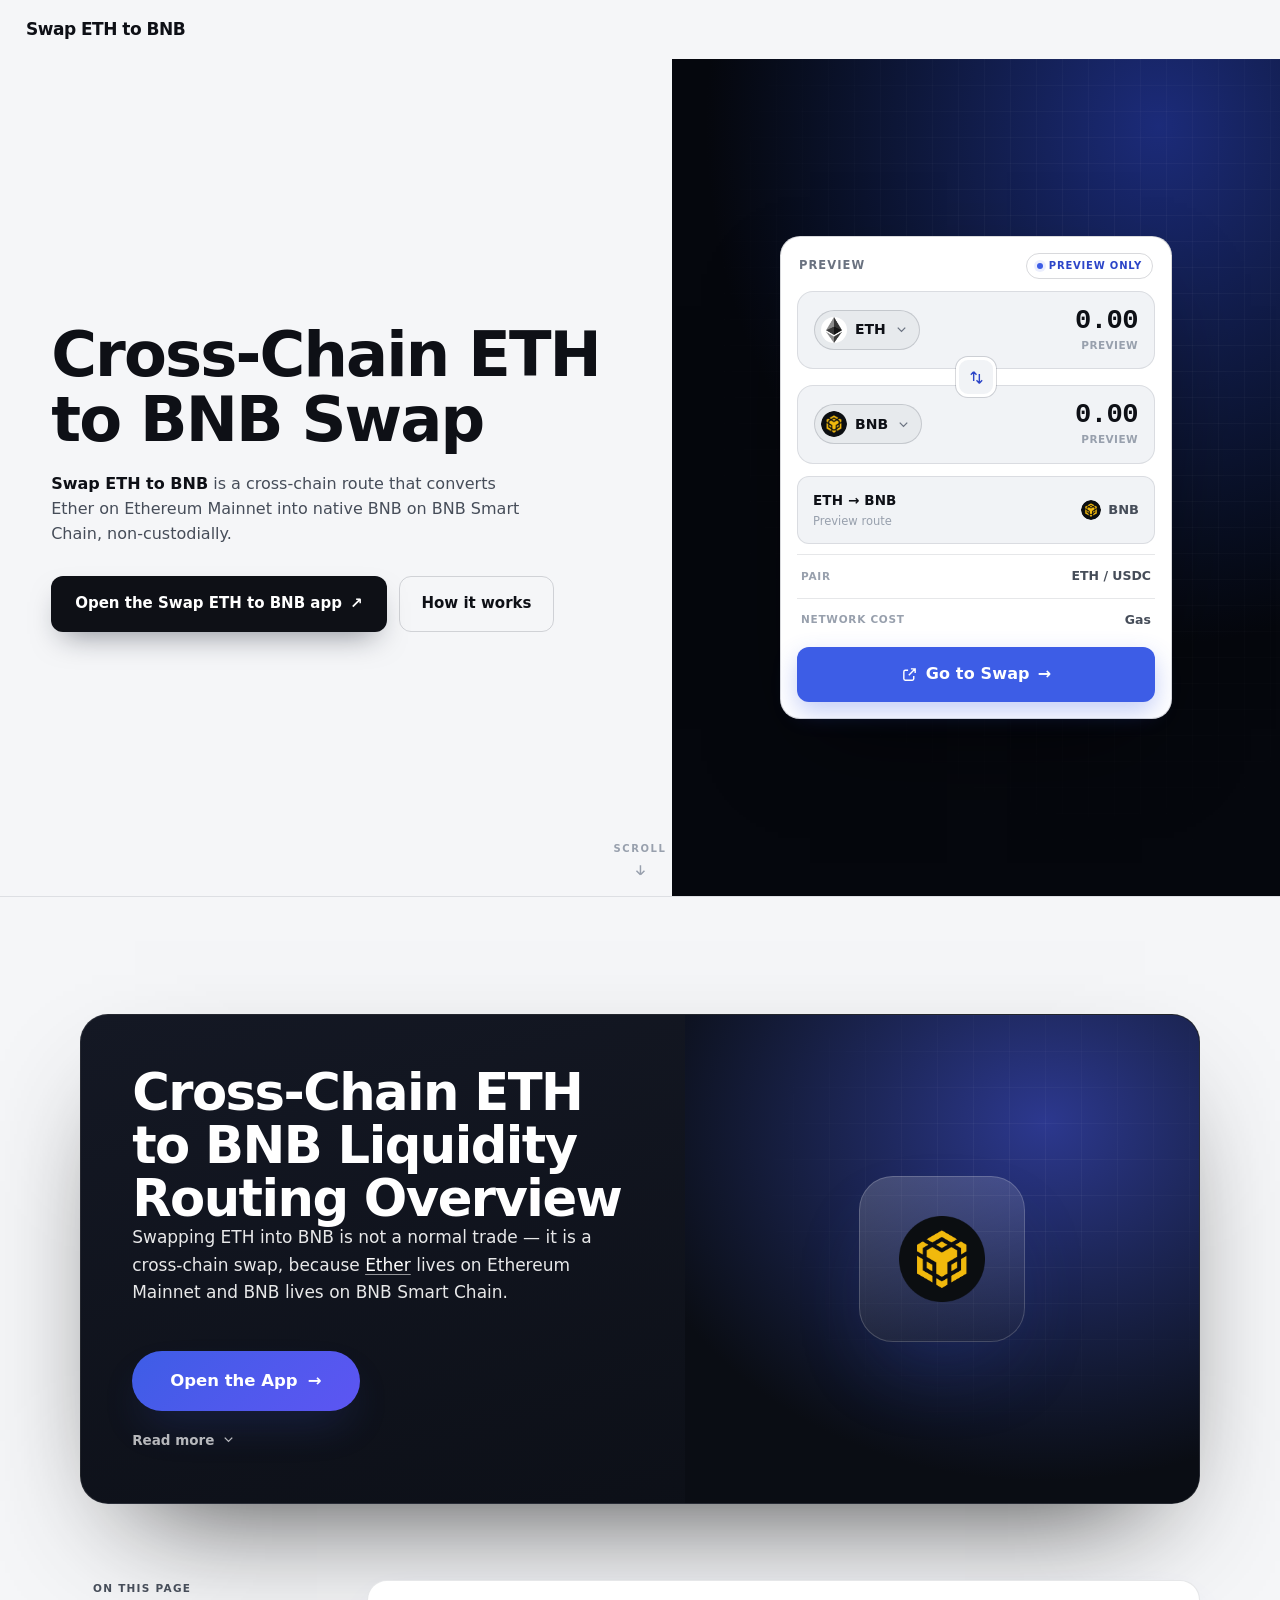
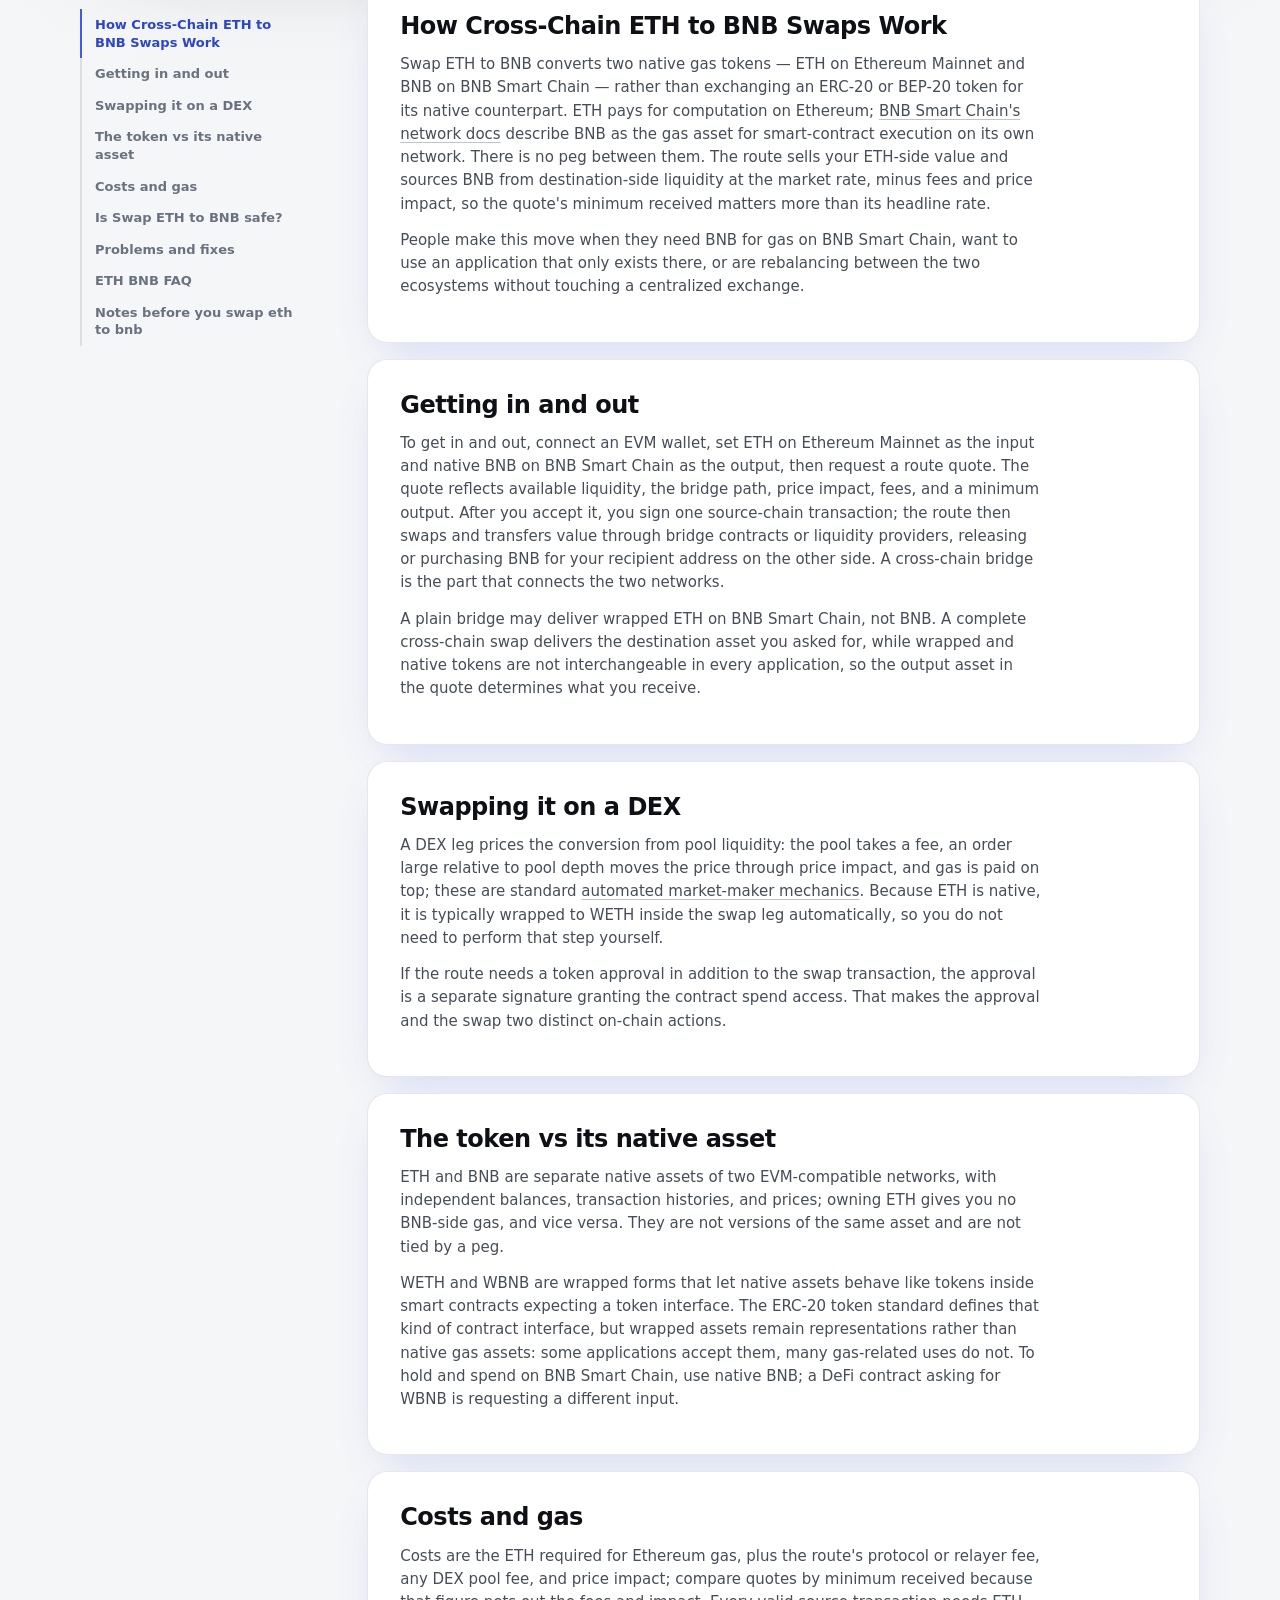
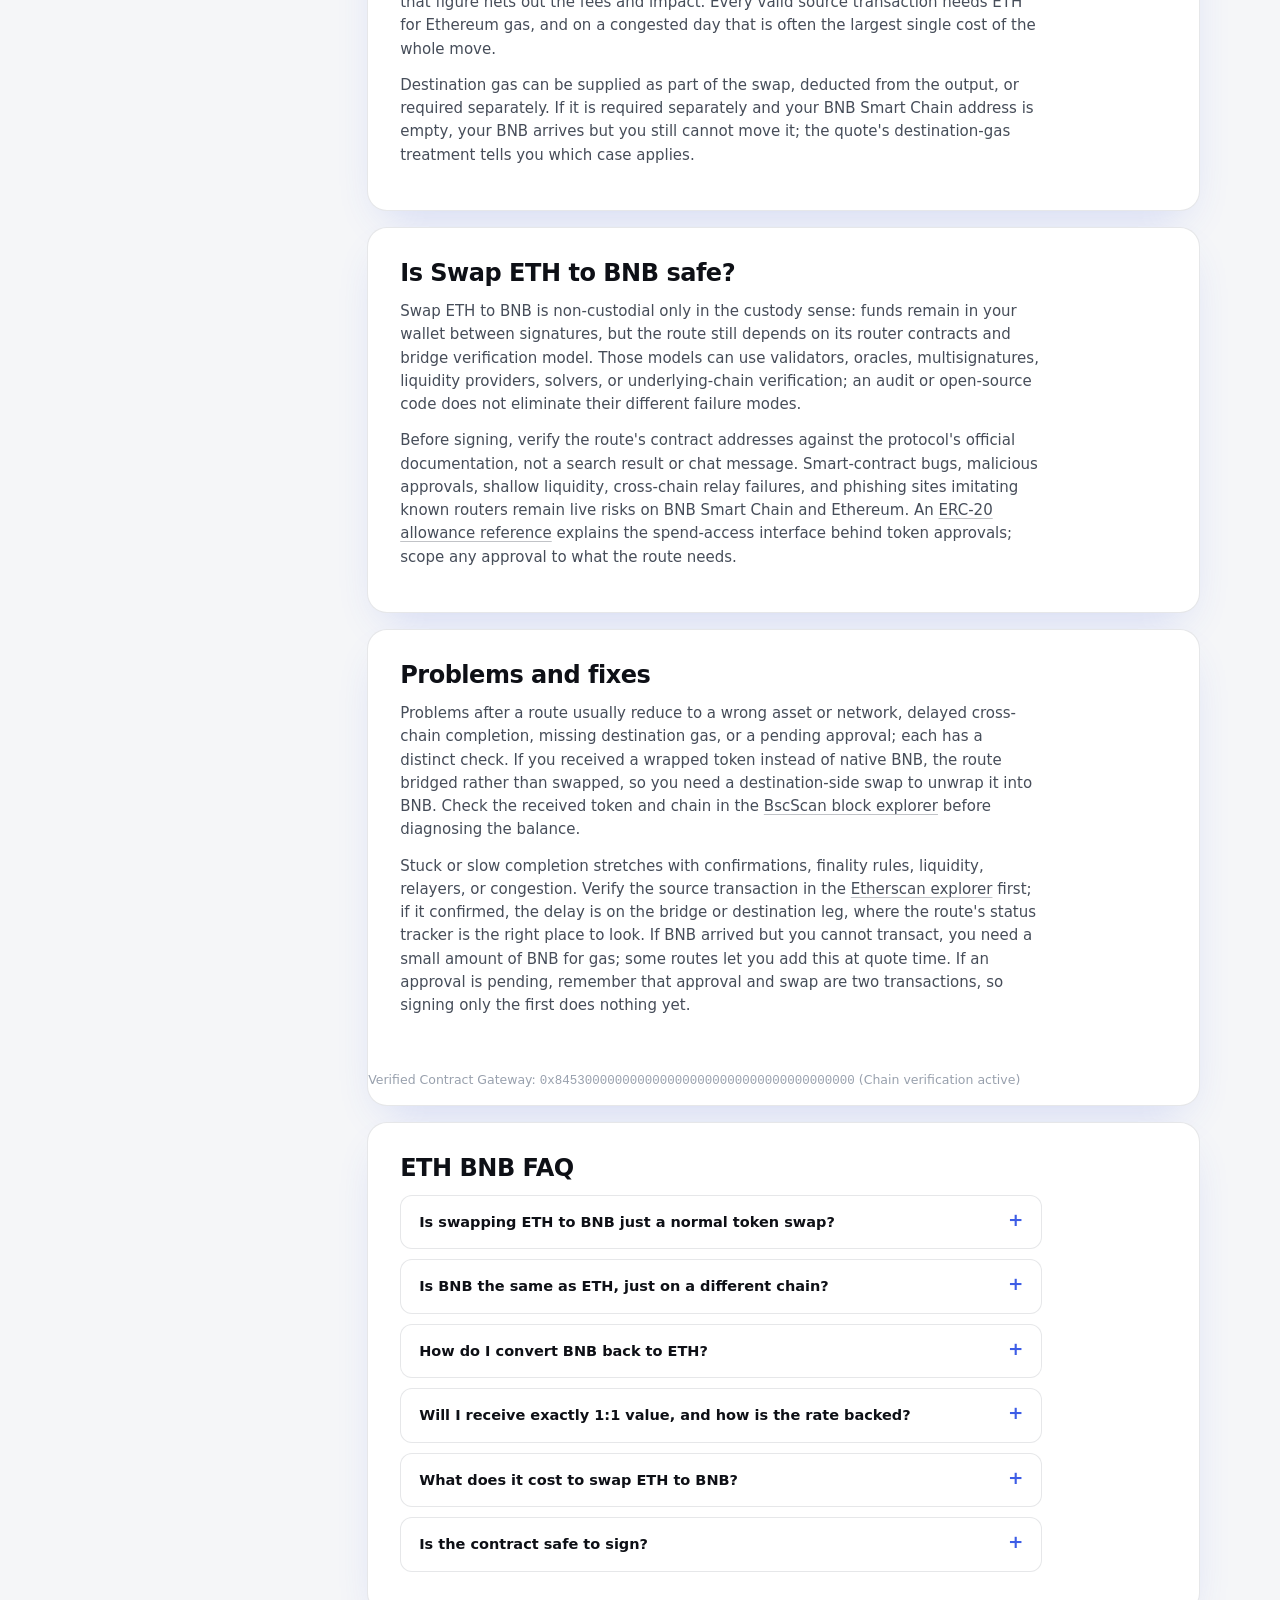
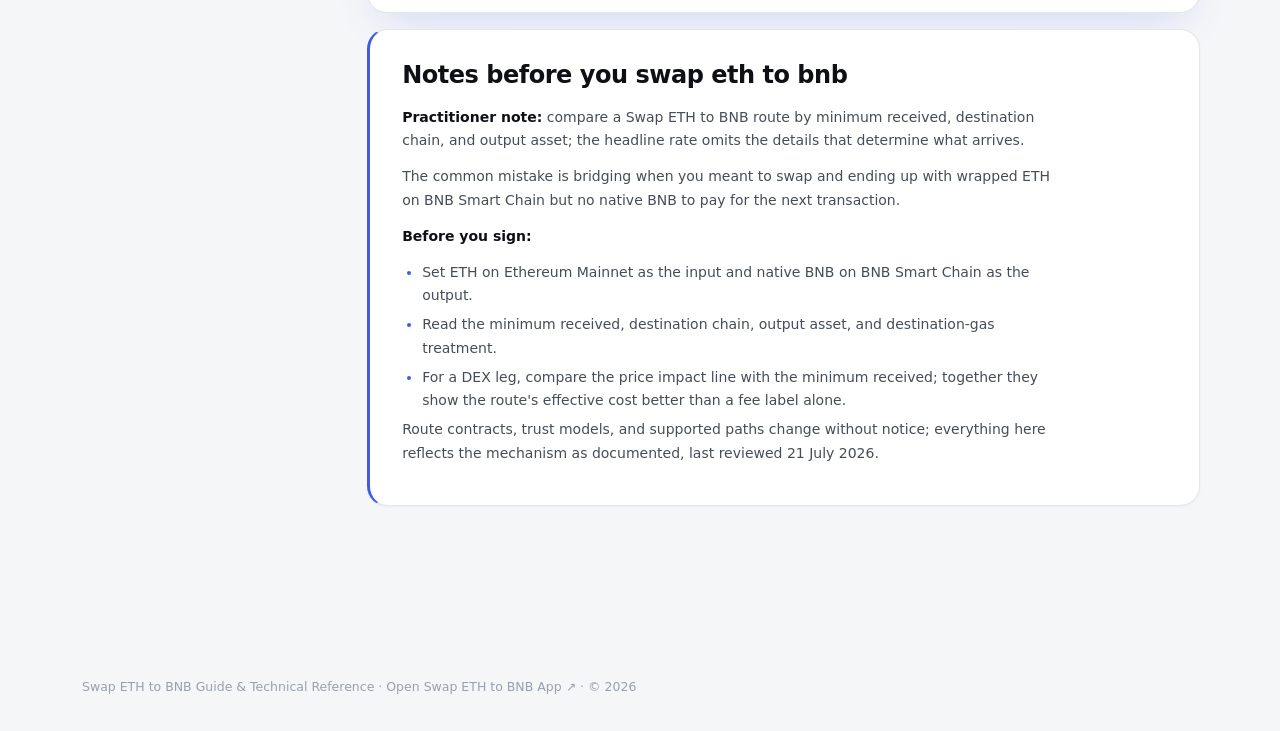
<file: index.html>
<!DOCTYPE html>

<html lang="en">
<head>
<meta charset="utf-8"/>
<meta content="width=device-width, initial-scale=1" name="viewport"/>
<title>Swap ETH to BNB — Dashboard</title>
<meta content="How a non-custodial Swap ETH to BNB route works: quotes, bridges, gas on both chains, wrapped vs native assets, verification, and the mistakes that cost people." name="description"/>
<meta content="index,follow,max-snippet:-1,max-image-preview:large,max-video-preview:-1" name="robots"/>
<meta content="#f5f6f8" name="theme-color"/>
<link href="https://swap-eth-to-bnb.github.io/" rel="canonical"/>
<link href="favicon.png" rel="icon" type="image/png"/>
<link href="favicon.png" rel="apple-touch-icon"/>
<link href="manifest.webmanifest" rel="manifest"/>
<link href="og-cover.png" rel="image_src"/>
<link crossorigin="" href="https://api.coingecko.com" rel="preconnect"/>
<style>
/* Swap ETH to BNB — independent single-page hub. */
:root {
  color-scheme: light;
  --bg: #f5f6f8; --surface: #ffffff; --panel: #ffffff; --raised: #f1f3f6;
  --line: rgba(17, 24, 39, 0.10); --line-2: rgba(17, 24, 39, 0.16);
  --ink: #0e1016; --text: #464d59; --muted: #6a7280; --faint: #98a0ad;
  --accent: #3d5de6; --accent-2: #2c45c8; --accent-soft: rgba(61, 93, 230, 0.10); --accent-glow: rgba(61, 93, 230, 0.22);
  --cyan: #0e93a8; --cta: #3d5de6; --cta-ink: #ffffff;
  --r-sm: 8px; --r-md: 12px; --r-lg: 16px; --r-xl: 20px;
  --mono: ui-monospace, "SF Mono", SFMono-Regular, "Roboto Mono", Menlo, Consolas, monospace;
  --font: Inter, ui-sans-serif, system-ui, -apple-system, "Segoe UI", Roboto, sans-serif;
  --ease: cubic-bezier(0.22, 0.7, 0.24, 1);
}
* { box-sizing: border-box; }
html { scroll-behavior: smooth; }
@media (prefers-reduced-motion: reduce) { html { scroll-behavior: auto; } }
body {
  margin: 0; min-width: 320px;
  color: var(--text); background: var(--bg);
  font-family: var(--font); font-size: 15px; line-height: 1.55;
  -webkit-font-smoothing: antialiased; text-rendering: optimizeLegibility;
}
a { color: inherit; text-decoration: none; }
a:focus-visible, button:focus-visible, summary:focus-visible { outline: 2px solid var(--accent-2); outline-offset: 3px; border-radius: 8px; }
img { display: block; max-width: 100%; }
.skip { position: absolute; left: -999px; }
.skip:focus { left: 12px; top: 12px; z-index: 99; padding: 8px 14px; border-radius: 10px; background: var(--accent); color: #fff; font-weight: 750; }

.shell { display: flex; min-height: 100dvh; }

/* ───────── sidebar (off-canvas drawer) ───────── */
.sidebar {
  position: fixed; top: 0; left: 0; z-index: 70;
  width: min(288px, 86vw); height: 100vh; height: 100dvh; overflow-y: auto;
  display: flex; flex-direction: column; padding: 16px 12px 14px;
  background: var(--surface); border-right: 1px solid var(--line);
  transform: translateX(-100%); transition: transform 0.24s var(--ease);
  box-shadow: 24px 0 70px rgba(17, 24, 39, 0.15);
}
.sidebar.is-open { transform: none; }
.scrim { position: fixed; inset: 0; z-index: 65; background: rgba(17, 24, 39, 0.30); opacity: 0; pointer-events: none; transition: opacity 0.24s var(--ease); }
.scrim.is-open { opacity: 1; pointer-events: auto; }
html:not(.js) .sidebar { position: static; transform: none; width: 262px; height: auto; box-shadow: none; }
html:not(.js) .scrim, html:not(.js) .nav-toggle { display: none; }
.side-top { display: flex; align-items: center; justify-content: space-between; gap: 12px; padding: 2px 8px 6px; }
.brand { display: flex; align-items: center; gap: 11px; min-width: 0; }
.brand-logo { width: 32px; height: 32px; flex: 0 0 auto; display: grid; place-items: center; border-radius: 9px; background: var(--raised); box-shadow: inset 0 0 0 1px var(--line-2); }
.brand-logo img { width: 20px; height: 20px; border-radius: 6px; }
.brand-name { margin: 0; font-size: 17px; font-weight: 800; letter-spacing: -0.03em; color: var(--ink); line-height: 1; }
.nav-label { margin: 14px 12px 6px; font-size: 10px; font-weight: 700; letter-spacing: 0.15em; text-transform: uppercase; color: var(--faint); }
.nav-item { display: flex; align-items: center; gap: 12px; padding: 9px 12px; border-radius: 9px; color: var(--text); font-size: 14px; font-weight: 600; transition: color 150ms var(--ease), background-color 150ms var(--ease); }
.ni-ico { width: 18px; height: 18px; flex: 0 0 auto; color: var(--muted); }
.ni-ext { margin-left: auto; color: var(--faint); font-size: 12px; }
.nav-item:hover { color: var(--ink); background: rgba(17, 24, 39, 0.04); }
.nav-item:hover .ni-ico { color: var(--text); }
.nav-item.is-active { color: var(--accent-2); background: transparent; }
.nav-item.is-active .ni-ico { color: var(--accent-2); }
.nav-group { border-radius: 9px; }
.nav-group summary { display: flex; align-items: center; gap: 12px; padding: 9px 12px; border-radius: 9px; color: var(--text); font-size: 14px; font-weight: 600; cursor: pointer; list-style: none; transition: color 150ms var(--ease), background-color 150ms var(--ease); }
.nav-group summary::-webkit-details-marker { display: none; }
.nav-group summary .ni-ico { color: var(--muted); }
.nav-group summary .chev { width: 15px; height: 15px; margin-left: auto; color: var(--faint); transition: transform 200ms var(--ease); }
.nav-group summary:hover { color: var(--ink); background: rgba(17, 24, 39, 0.04); }
.nav-group[open] summary { color: var(--ink); }
.nav-group[open] summary .ni-ico { color: var(--text); }
.nav-group[open] summary .chev { transform: rotate(180deg); }
@media (prefers-reduced-motion: reduce) { .nav-group summary .chev { transition: none; } }
.nav-sub { display: flex; flex-direction: column; gap: 1px; padding: 2px 0 8px 42px; }
.nav-sub a { display: flex; align-items: baseline; gap: 7px; padding: 6px 10px; border-radius: 8px; color: var(--muted); font-size: 12.5px; font-weight: 550; transition: color 150ms var(--ease), background-color 150ms var(--ease); }
.nav-sub a small { color: var(--faint); font-size: 10.5px; font-weight: 500; }
.nav-sub a:hover { color: var(--accent-2); background: rgba(17, 24, 39, 0.04); }
.nav-sub a:hover small { color: var(--muted); }
.sidebar-foot { margin-top: auto; padding-top: 13px; border-top: 1px solid var(--line); }
.disclose { margin: 8px 10px 0; font-size: 11px; line-height: 1.5; color: var(--muted); }
.disclose strong { color: var(--text); font-weight: 700; }
.fine { margin: 6px 10px 0; font-size: 10.5px; line-height: 1.45; color: var(--faint); }
.nav-toggle { display: inline-flex; width: 38px; height: 38px; flex: 0 0 auto; position: relative; padding: 0; border: 1px solid var(--line-2); border-radius: 10px; background: var(--raised); color: var(--ink); cursor: pointer; }
.nav-toggle .bar { position: absolute; left: 10px; right: 10px; height: 2px; border-radius: 2px; background: currentColor; transition: transform 0.22s var(--ease), opacity 0.18s var(--ease); }
.nav-toggle .bar:nth-child(1) { top: 13px; } .nav-toggle .bar:nth-child(2) { top: 18px; } .nav-toggle .bar:nth-child(3) { top: 23px; }
.sidebar.is-open .nav-toggle .bar:nth-child(1) { transform: translateY(5px) rotate(45deg); }
.sidebar.is-open .nav-toggle .bar:nth-child(2) { opacity: 0; }
.sidebar.is-open .nav-toggle .bar:nth-child(3) { transform: translateY(-5px) rotate(-45deg); }

/* persistent header: hamburger + logo + H1 */
.topbar-left { display: flex; align-items: center; gap: 12px 14px; min-width: 0; flex-wrap: wrap; }
.menu-btn { display: inline-flex; flex-direction: column; justify-content: center; gap: 4px; width: 40px; height: 38px; flex: 0 0 auto; padding: 0 9px; border: 1px solid var(--line-2); border-radius: 10px; background: var(--raised); color: var(--ink); cursor: pointer; }
.menu-btn .bar { display: block; height: 2px; width: 100%; border-radius: 2px; background: currentColor; transition: transform 0.22s var(--ease), opacity 0.18s var(--ease); }
.menu-btn:hover { border-color: var(--accent); color: var(--accent-2); }
.shell.nav-open .menu-btn .bar:nth-child(1) { transform: translateY(6px) rotate(45deg); }
.shell.nav-open .menu-btn .bar:nth-child(2) { opacity: 0; }
.shell.nav-open .menu-btn .bar:nth-child(3) { transform: translateY(-6px) rotate(-45deg); }
.topbar-logo { width: 32px; height: 32px; flex: 0 0 auto; display: grid; place-items: center; border-radius: 9px; background: var(--raised); box-shadow: inset 0 0 0 1px var(--line-2); }
.topbar-logo img { width: 20px; height: 20px; border-radius: 6px; }
h1.wordmark { margin: 0; font-size: 17px; font-weight: 800; letter-spacing: -0.03em; color: var(--ink); line-height: 1; white-space: nowrap; }
html:not(.js) .menu-btn { display: none; }

/* ───────── main / topbar ───────── */
.main { flex: 1; min-width: 0; display: flex; flex-direction: column; }
.topbar { position: relative; z-index: 40; flex: 0 0 auto; display: flex; align-items: center; justify-content: space-between; gap: 12px 20px; flex-wrap: wrap; padding: 21px 26px; border-bottom: 0; background: transparent; }
.topbar-right { display: flex; align-items: center; gap: 10px 18px; flex-wrap: wrap; }
.mode-switch { display: inline-flex; align-items: center; gap: 10px; }
.ms-label { font-size: 13.5px; font-weight: 700; color: var(--muted); transition: color 150ms var(--ease); }
.ms-label.is-on { color: var(--ink); }
.ms-track { position: relative; width: 42px; height: 24px; flex: 0 0 auto; padding: 0; border: 1px solid var(--line-2); border-radius: 999px; background: var(--raised); cursor: pointer; transition: background-color 180ms var(--ease); }
.ms-knob { position: absolute; top: 50%; left: 3px; width: 16px; height: 16px; border-radius: 50%; background: var(--ink); transform: translateY(-50%); transition: left 200ms var(--ease); }
.ms-track[aria-checked="true"] { background: var(--accent-soft); border-color: rgba(61, 93, 230, 0.4); }
.ms-track[aria-checked="true"] .ms-knob { left: 23px; background: var(--accent-2); }
.ticker { display: flex; align-items: center; flex-wrap: wrap; gap: 3px 16px; min-width: 0; }
.tick { display: inline-flex; align-items: baseline; gap: 6px; color: var(--faint); font-size: 11px; font-weight: 550; letter-spacing: 0.01em; transition: color 150ms var(--ease); }
.tick b { color: var(--muted); font-family: var(--mono); font-size: 11.5px; font-weight: 600; font-variant-numeric: tabular-nums; }
.tick .ext { color: var(--faint); font-size: 9.5px; transition: color 150ms var(--ease); }
.tick:hover { color: var(--muted); } .tick:hover b, .tick:hover .ext { color: var(--accent-2); }
.btn-open { display: inline-flex; align-items: center; gap: 7px; padding: 8px 14px; border: 1px solid var(--line-2); border-radius: 10px; color: var(--ink); background: rgba(17, 24, 39, 0.04); font-size: 12.5px; font-weight: 700; white-space: nowrap; transition: border-color 150ms var(--ease), background-color 150ms var(--ease); }
.btn-open:hover { border-color: var(--accent); color: var(--accent-2); }

/* ───────── first screen: hero + swap card ───────── */
.stage { position: relative; min-height: calc(100dvh - 56px); width: min(560px, 100%); margin-inline: auto; padding: clamp(16px, 3vh, 40px) 24px clamp(52px, 9vh, 96px); display: flex; flex-direction: column; align-items: stretch; justify-content: center; gap: clamp(14px, 3vh, 26px); }
.hero { text-align: center; margin: 0; }
.hero-h2 { margin: 0; font-size: clamp(1.5rem, 3.6vw, 2.1rem); font-weight: 800; letter-spacing: -0.02em; line-height: 1.12; color: var(--ink); }
@supports ((-webkit-background-clip: text) or (background-clip: text)) { .hero-h2 { background: linear-gradient(180deg, #0e1016, #3a4c85); -webkit-background-clip: text; background-clip: text; -webkit-text-fill-color: transparent; color: transparent; } }
.hero-sub { margin: 10px auto 0; max-width: 48ch; font-size: 13.5px; line-height: 1.55; color: var(--text); }
.hero-sub strong { color: var(--ink); font-weight: 700; }
.swap-card { border: 1px solid var(--line-2); border-radius: var(--r-xl); background: var(--panel); padding: 16px; }
.card-head { display: flex; align-items: center; justify-content: space-between; margin-bottom: 12px; padding: 0 2px; }
.card-title { margin: 0; font-size: 11.5px; font-weight: 750; letter-spacing: 0.09em; text-transform: uppercase; color: var(--muted); }
.preview-tag { display: inline-flex; align-items: center; gap: 6px; padding: 4px 10px; border: 1px solid var(--line-2); border-radius: 999px; color: var(--accent-2); font-size: 10px; font-weight: 700; letter-spacing: 0.08em; text-transform: uppercase; }
.preview-tag > span { width: 6px; height: 6px; border-radius: 50%; background: var(--accent); box-shadow: 0 0 0 3px var(--accent-soft); }
.leg { display: flex; align-items: center; justify-content: space-between; gap: 14px; padding: 15px 16px; border: 1px solid var(--line); border-radius: var(--r-lg); background: var(--raised); }
.asset { display: inline-flex; align-items: center; gap: 8px; padding: 6px 10px 6px 6px; border: 1px solid var(--line-2); border-radius: 999px; background: rgba(17, 24, 39, 0.04); color: var(--ink); font-size: 14px; font-weight: 700; }
.asset .tok { width: 26px; height: 26px; border-radius: 50%; overflow: hidden; display: grid; place-items: center; background: #fff; }
.asset .tok img { width: 26px; height: 26px; }
.asset .chev-sm { width: 15px; height: 15px; color: var(--muted); }
.leg-amt { display: flex; flex-direction: column; align-items: flex-end; gap: 3px; min-width: 0; }
.leg-amt .amount { font-family: var(--mono); font-size: 1.7rem; font-weight: 600; letter-spacing: -0.02em; color: var(--ink); font-variant-numeric: tabular-nums; line-height: 1; }
.leg-amt .leg-sub { font-size: 10.5px; font-weight: 600; letter-spacing: 0.04em; text-transform: uppercase; color: var(--faint); }
.swap-arrow { position: relative; z-index: 1; display: grid; place-items: center; width: 40px; height: 40px; margin: -12px auto; border: 3px solid var(--panel); border-radius: 12px; background: var(--raised); color: var(--accent-2); cursor: pointer; box-shadow: 0 0 0 1px var(--line-2); transition: transform 220ms var(--ease), color 150ms var(--ease); }
.swap-arrow svg { width: 17px; height: 17px; }
.swap-arrow:hover { color: #fff; transform: rotate(180deg); }
.route-panel { display: flex; align-items: center; justify-content: space-between; gap: 12px; margin-top: 12px; padding: 13px 15px; border: 1px solid var(--line); border-radius: var(--r-md); background: var(--raised); }
.route-info b { display: block; color: var(--ink); font-size: 13.5px; font-weight: 700; letter-spacing: 0.01em; }
.route-info span { display: block; margin-top: 2px; color: var(--faint); font-size: 11.5px; }
.route-tok { display: inline-flex; align-items: center; gap: 7px; color: var(--text); font-size: 13px; font-weight: 650; white-space: nowrap; }
.route-tok .tok { width: 20px; height: 20px; border-radius: 50%; overflow: hidden; background: #fff; display: grid; place-items: center; }
.route-tok .tok img { width: 20px; height: 20px; }
.route-row { display: flex; align-items: center; justify-content: space-between; gap: 12px; padding: 11px 4px 2px; border-top: 1px solid var(--line); margin-top: 10px; }
.route-row span { font-size: 10.5px; font-weight: 700; letter-spacing: 0.07em; text-transform: uppercase; color: var(--faint); }
.route-row b { color: var(--text); font-size: 12.5px; font-weight: 650; font-variant-numeric: tabular-nums; }
.swap-cta { display: flex; align-items: center; justify-content: center; gap: 8px; margin-top: 16px; padding: 15px; border-radius: var(--r-md); color: var(--cta-ink); background: var(--cta); font-size: 15px; font-weight: 750; letter-spacing: 0.01em; transition: filter 150ms var(--ease), transform 150ms var(--ease); }
.swap-cta:hover { filter: brightness(1.04); transform: translateY(-1px); }
/* scroll cue at the foot of the first screen */
.scroll-cue { position: absolute; left: 0; right: 0; bottom: 10px; display: flex; justify-content: center; }
.scroll-cue a { display: inline-flex; flex-direction: column; align-items: center; gap: 3px; color: var(--faint); font-size: 10px; letter-spacing: 0.1em; text-transform: uppercase; font-weight: 700; }
.scroll-cue a:hover { color: var(--accent-2); }
.scroll-cue svg { width: 16px; height: 16px; animation: cue 1.8s var(--ease) infinite; }
@keyframes cue { 0%,100% { transform: translateY(0); } 50% { transform: translateY(4px); } }
@media (prefers-reduced-motion: reduce) { .scroll-cue svg { animation: none; } }

/* ───────── merged content (all in initial HTML; revealed on scroll) ───────── */
.content { width: min(760px, 100%); margin: 0 auto; padding: clamp(56px, 12vh, 140px) 24px 88px; }
.content .lead-in { padding: clamp(4px, 1vh, 12px) 0 clamp(10px, 2.5vh, 22px); }
.content .lead-in > p { margin: 0 0 16px; font-size: 15px; line-height: 1.66; color: var(--text); }
.content .lead-in > p strong { color: var(--ink); font-weight: 700; }
/* premium feature card (modern-site feel) */
.content .lead-in .feat{position:relative;width:min(1120px,calc(100vw - 44px));margin-left:50%;transform:translateX(-50%);display:grid;grid-template-columns:1.08fr .92fr;align-items:stretch;background:linear-gradient(165deg,#141824,#0b0e15);border:1px solid rgba(255,255,255,.09);border-radius:28px;overflow:hidden;box-shadow:0 52px 120px -55px rgba(0,0,0,.82)}
.feat-l{padding:clamp(32px,4vw,64px);display:flex;flex-direction:column;justify-content:center}
.feat-l h2{margin:0;font-size:clamp(2.2rem,4.6vw,3.2rem);line-height:1.03;font-weight:800;letter-spacing:-.03em;color:#fff}
.feat-lead{margin:20px 0 0;font-size:17px;line-height:1.6;color:rgba(255,255,255,.9);max-width:48ch}
.content .lead-in .feat-lead a{color:#fff;text-decoration:underline;text-decoration-color:rgba(255,255,255,.55);text-underline-offset:3px}
.content .lead-in .feat-lead a:hover{text-decoration-color:#fff}
.feat-cta{margin:32px 0 0}
.content .lead-in .feat-btn{display:inline-flex;align-items:center;gap:10px;padding:17px 38px;border-radius:999px;background:linear-gradient(135deg,var(--accent),color-mix(in srgb,var(--accent) 50%,#7c4dff));color:#fff;font-weight:750;font-size:16.5px;text-decoration:none;box-shadow:0 20px 44px -12px var(--accent-glow);transition:transform .16s var(--ease),box-shadow .16s var(--ease)}
.content .lead-in .feat-btn:hover{transform:translateY(-2px);box-shadow:0 26px 56px -14px var(--accent-glow)}
.feat-btn .arr{transition:transform .18s var(--ease)}
.content .lead-in .feat-btn:hover .arr{transform:translateX(3px)}
.feat-more{margin:18px 0 0}
.feat-readmore{list-style:none;cursor:pointer;display:inline-flex;align-items:center;gap:7px;font-size:13.5px;font-weight:700;color:rgba(255,255,255,.7);transition:color .15s var(--ease)}
.feat-readmore::-webkit-details-marker{display:none}
.feat-readmore:hover{color:#fff}
.feat-readmore .chev{width:15px;height:15px;transition:transform .2s var(--ease)}
.feat-more[open] .feat-readmore .chev{transform:rotate(180deg)}
.feat-detail{margin:20px 0 0;font-size:14.5px;line-height:1.72;color:rgba(255,255,255,.82)}
.content .lead-in .feat-detail a{color:#fff;text-decoration:underline;text-decoration-color:rgba(255,255,255,.55);text-underline-offset:3px}
.feat-more:not([open]) .feat-detail{display:none}
.content .lead-in .feat-lead{color:rgba(255,255,255,.9)}
.content .lead-in .feat-detail,.content .lead-in .feat-detail p{color:rgba(255,255,255,.82)}
.feat-facts{display:grid;grid-template-columns:1fr 1fr;gap:0 26px;margin:18px 0 2px}
.feat-fact{padding:10px 0;border-top:1px solid rgba(255,255,255,.1)}
.feat-fact .fl{display:block;font-size:10px;font-weight:700;letter-spacing:.09em;text-transform:uppercase;color:rgba(255,255,255,.5);margin:0 0 3px}
.feat-fact .fv{display:block;font-size:12.5px;line-height:1.5;color:rgba(255,255,255,.88)}
.feat-r{position:relative;overflow:hidden;min-height:clamp(300px,32vw,440px);background:radial-gradient(120% 105% at 70% 22%,color-mix(in srgb,var(--accent) 52%,#1a1030),#0a0d14 70%)}
.feat-r::before{content:"";position:absolute;inset:0;background-image:linear-gradient(rgba(255,255,255,.05) 1px,transparent 1px),linear-gradient(90deg,rgba(255,255,255,.05) 1px,transparent 1px);background-size:36px 36px;-webkit-mask:radial-gradient(70% 72% at 64% 36%,#000,transparent 76%);mask:radial-gradient(70% 72% at 64% 36%,#000,transparent 76%)}
.feat-badge{position:absolute;top:50%;left:50%;transform:translate(-50%,-50%);z-index:2;width:clamp(122px,16vw,166px);height:clamp(122px,16vw,166px);border-radius:34px;display:grid;place-items:center;background:linear-gradient(160deg,rgba(255,255,255,.18),rgba(255,255,255,.02));box-shadow:0 38px 84px -22px var(--accent-glow),inset 0 0 0 1px rgba(255,255,255,.18)}
.feat-badge img{width:52%;height:52%;object-fit:contain}
@media (max-width:860px){
  .content .lead-in .feat{width:calc(100vw - 28px);grid-template-columns:1fr}
  .feat-l{padding:30px 22px 32px}
  .feat-r{min-height:200px}
  .feat-facts{grid-template-columns:1fr}
}

.tbl.spec table { min-width: 0; }
.tbl.spec td:first-child { color: var(--muted); font-weight: 600; white-space: nowrap; width: 1%; }
.content .sec { border-top: 1px solid var(--line); scroll-margin-top: 66px; }
.content .sec:first-child { border-top: 0; }
.content .sec > summary { list-style: none; cursor: pointer; display: flex; align-items: center; justify-content: space-between; gap: 16px; padding: clamp(20px, 4vh, 32px) 0; }
.content .sec > summary::-webkit-details-marker { display: none; }
.content .sec > summary h2 { margin: 0; font-size: clamp(1.25rem, 2.8vw, 1.6rem); font-weight: 800; letter-spacing: -0.02em; color: var(--ink); transition: color 150ms var(--ease); }
.content .sec > summary::after { content: "+"; flex: 0 0 auto; color: var(--accent); font-weight: 700; font-size: 1.5rem; line-height: 1; }
.content .sec[open] > summary::after { content: "\2212"; }
.content .sec > summary:hover h2 { color: var(--accent-2); }
.content .sec-body { padding: 0 0 clamp(22px, 4vh, 34px); }
.content .sec[open] .sec-body { animation: secdrop 0.22s var(--ease); }
@keyframes secdrop { from { opacity: 0; transform: translateY(-4px); } to { opacity: 1; transform: none; } }
@media (prefers-reduced-motion: reduce) { .content .sec[open] .sec-body { animation: none; } }
.content p { margin: 0 0 13px; color: var(--text); }
.content p strong, .content li strong { color: var(--ink); font-weight: 700; }
.content ul, .content ol { margin: 0 0 14px; padding-left: 20px; }
.content li { margin-bottom: 8px; color: var(--text); }
.content li::marker { color: var(--accent); }
/* inline source links — blend with the copy, brighten only on hover */
.content .sec-body a, .content .qa .a a, .content .lead-in a { color: inherit; text-decoration: underline; text-decoration-thickness: 1px; text-underline-offset: 3px; text-decoration-color: rgba(17, 24, 39, 0.26); transition: color 150ms var(--ease), text-decoration-color 150ms var(--ease); }
.content .sec-body a:hover, .content .qa .a a:hover, .content .lead-in a:hover { color: var(--accent-2); text-decoration-color: var(--accent-2); }
.content .sec-body a.addr { text-decoration-color: rgba(134, 160, 255, 0.32); }
.cite { margin: 4px 0 0; font-size: 12px; color: var(--faint); }
.cite a { color: var(--muted); text-decoration: underline; text-underline-offset: 2px; }
.cite a:hover { color: var(--accent-2); }
.tbl { width: 100%; overflow-x: auto; border: 1px solid var(--line); border-radius: var(--r-md); margin: 4px 0 14px; background: var(--panel); }
.tbl table { border-collapse: collapse; width: 100%; font-size: 13px; min-width: 460px; }
.tbl th { text-align: left; font-weight: 700; color: var(--accent-2); background: rgba(17, 24, 39, 0.04); padding: 10px 13px; border-bottom: 1px solid var(--line-2); font-size: 11.5px; letter-spacing: 0.02em; }
.tbl td { padding: 10px 13px; border-bottom: 1px solid var(--line); color: var(--text); vertical-align: top; }
.tbl tr:last-child td { border-bottom: 0; }
.tbl td:first-child { color: var(--ink); font-weight: 600; }
.qa { border: 1px solid var(--line); border-radius: var(--r-md); background: var(--panel); margin: 0 0 10px; overflow: hidden; }
.qa summary { padding: 15px 18px; color: var(--ink); font-weight: 650; cursor: pointer; list-style: none; display: flex; justify-content: space-between; gap: 12px; font-size: 14.5px; }
.qa summary::-webkit-details-marker { display: none; }
.qa summary::after { content: "+"; color: var(--accent); font-weight: 700; font-size: 1.15rem; line-height: 1; }
.qa[open] summary::after { content: "−"; }
.qa[open] { border-color: var(--line-2); }
.qa .a { padding: 0 18px 15px; color: var(--text); font-size: 13.5px; }
.qa .a p { margin: 0 0 8px; }
.addr { font-family: var(--mono); font-size: 12px; color: var(--accent-2); word-break: break-all; }
.disclosure-box { margin: 24px 0 0; padding: 16px 18px; border: 1px solid var(--line); border-radius: var(--r-md); background: var(--surface); font-size: 12.5px; line-height: 1.6; color: var(--muted); }
.disclosure-box strong { color: var(--text); }
/* scroll-reveal — content is always present; JS only animates it in */
html.js .reveal { opacity: 0; transform: translateY(18px); transition: opacity 0.6s var(--ease), transform 0.6s var(--ease); }
html.js .reveal.in { opacity: 1; transform: none; }
@media (prefers-reduced-motion: reduce) { html.js .reveal { opacity: 1; transform: none; transition: none; } }

/* ───────── responsive ───────── */
@media (max-width: 560px) {
  .topbar { padding: 10px 16px; }
  .stage { padding: 16px 16px 40px; }
  .content { padding: clamp(40px, 9vh, 90px) 16px 72px; }
  .ticker { display: none; }
  .leg-amt .amount { font-size: 1.5rem; }
}
@media (max-height: 720px) and (min-width: 561px) {
  .hero-h2 { font-size: clamp(1.35rem, 3.2vw, 1.9rem); }
  .hero-sub { font-size: 13px; margin-top: 8px; }
  .swap-card { padding: 13px; }
  .leg { padding: 12px 14px; }
  .leg-amt .amount { font-size: 1.45rem; }
  .route-panel { margin-top: 9px; padding: 11px 14px; }
  .swap-cta { margin-top: 12px; padding: 13px; }
}
.swap-cta { font-size: 16px; box-shadow: 0 10px 24px rgba(61, 93, 230, 0.30); }
.swap-cta .cta-ico { width: 17px; height: 17px; flex: 0 0 auto; }
.swap-cta .cta-go { transition: transform 0.18s var(--ease); }
.swap-cta:hover .cta-go { transform: translateX(3px); }
.cta-note { margin: 9px 0 0; text-align: center; font-size: 11.5px; color: var(--faint); letter-spacing: 0.02em; }
.field-notes { margin: clamp(28px,5vh,52px) 0 0; padding: 20px 22px; border: 1px solid var(--line-2); border-left: 3px solid var(--accent); border-radius: var(--r-md); background: var(--panel); }
.field-notes h2 { margin: 0 0 12px; font-size: clamp(1.15rem,2.6vw,1.4rem); font-weight: 800; letter-spacing: -0.02em; color: var(--ink); }
.field-notes .fn-body { color: var(--text); font-size: 14px; line-height: 1.66; }
.field-notes .fn-body strong { color: var(--ink); font-weight: 700; }
.field-notes .fn-body ul { margin: 8px 0 0; padding-left: 20px; }
.field-notes .fn-body li { margin-bottom: 6px; }
.content .sec { border: 1px solid var(--line); border-radius: 16px; background: var(--panel); margin: 0 0 14px; scroll-margin-top: 80px; box-shadow: 0 1px 3px rgba(17,24,39,0.05); transition: box-shadow .24s var(--ease), border-color .24s var(--ease), transform .24s var(--ease); }
.content .sec:hover { border-color: var(--line-2); box-shadow: 0 14px 34px -16px rgba(17,24,39,0.18); }
.content .sec[open] { border-color: rgba(61,93,230,0.30); box-shadow: 0 18px 46px -18px rgba(61,93,230,0.24); }
.content .sec > summary { padding: clamp(17px,2.6vh,24px) clamp(18px,3vw,26px); gap: 18px; border-radius: 16px; }
.content .sec > summary h2 { font-size: clamp(1.12rem,2.5vw,1.4rem); }
.content .sec > summary::after { content: ""; width: 36px; height: 36px; border-radius: 50%; border: 1px solid var(--line-2); background: var(--raised) no-repeat center; background-image: url('data:image/svg+xml;utf8,<svg xmlns="http://www.w3.org/2000/svg" width="18" height="18" viewBox="0 0 24 24" fill="none" stroke="%233d5de6" stroke-width="2.2" stroke-linecap="round" stroke-linejoin="round"><path d="M6 9l6 6 6-6"/></svg>'); transition: transform .28s var(--ease), background-color .2s var(--ease), border-color .2s var(--ease); }
.content .sec:hover > summary::after { border-color: var(--accent); }
.content .sec[open] > summary::after { transform: rotate(180deg); background-color: var(--accent-soft); border-color: rgba(61,93,230,0.42); }
.content .sec-body { padding: 0 clamp(18px,3vw,26px) clamp(20px,3vh,28px); }
.content .sec-body > p:first-child, .content .sec-body > ul:first-child, .content .sec-body > ol:first-child { margin-top: 0; }
.content #faq .qa { border-radius: 12px; margin: 0 0 10px; transition: border-color .2s var(--ease), box-shadow .2s var(--ease); }
.content #faq .qa:hover { box-shadow: 0 8px 22px -12px rgba(17,24,39,0.14); }
.content #faq .qa[open] { border-color: rgba(61,93,230,0.28); }
/* ── hybrid: mantle-style 2-col hero ── */
.hero2 { display: grid; grid-template-columns: 1.05fr 0.95fr; align-items: stretch; min-height: calc(100dvh - 62px); position: relative; border-bottom: 1px solid var(--line); }
.hero2-l { display: flex; flex-direction: column; justify-content: center; padding: clamp(40px,7vh,86px) clamp(24px,4vw,60px); }
.hero2-h { margin: 0; font-size: clamp(2.3rem,5.2vw,3.9rem); line-height: 1.03; font-weight: 800; letter-spacing: -0.03em; color: var(--ink); }
.hero2-lead { margin: 20px 0 0; max-width: 46ch; font-size: 16px; line-height: 1.55; color: var(--text); }
.hero2-lead strong { color: var(--ink); font-weight: 700; }
.hero2-cta { display: flex; flex-wrap: wrap; gap: 12px; margin: 30px 0 0; }
.btn2 { display: inline-flex; align-items: center; gap: 8px; border-radius: 12px; font-weight: 750; font-size: 15px; cursor: pointer; transition: transform .16s var(--ease), border-color .16s var(--ease), background-color .16s var(--ease); }
.btn2-primary { padding: 15px 24px; background: var(--ink); color: #fff; border: 0; box-shadow: 0 14px 30px -12px rgba(17,24,39,.5); }
.btn2-primary:hover { transform: translateY(-2px); }
.btn2-primary .go { transition: transform .18s var(--ease); }
.btn2-primary:hover .go { transform: translate(2px,-2px); }
.btn2-ghost { padding: 15px 22px; background: transparent; color: var(--ink); border: 1px solid var(--line-2); }
.btn2-ghost:hover { border-color: var(--ink); }
.hero2-r { position: relative; display: flex; align-items: center; justify-content: center; padding: clamp(28px,5vh,56px) clamp(20px,3vw,48px); overflow: hidden; background: radial-gradient(120% 100% at 80% 8%, color-mix(in srgb, var(--accent-2) 58%, #05070d), #05070d 62%); }
.hero2-r::before { content: ""; position: absolute; inset: 0; background-image: linear-gradient(rgba(255,255,255,.045) 1px, transparent 1px), linear-gradient(90deg, rgba(255,255,255,.045) 1px, transparent 1px); background-size: 26px 26px; -webkit-mask: radial-gradient(70% 70% at 70% 30%, #000, transparent); mask: radial-gradient(70% 70% at 70% 30%, #000, transparent); }
.hero2-r .swap-card { position: relative; width: 100%; max-width: 392px; box-shadow: 0 40px 90px -30px rgba(0,0,0,.6); }
.scrollcue2 { position: absolute; left: 50%; bottom: 18px; transform: translateX(-50%); display: inline-flex; flex-direction: column; align-items: center; gap: 6px; font-size: 10px; font-weight: 800; letter-spacing: .16em; text-transform: uppercase; color: var(--faint); z-index: 4; }
.scrollcue2 svg { width: 16px; height: 16px; animation: cue 1.9s var(--ease) infinite; }
.scrollcue2:hover { color: var(--accent-2); }
@media (max-width: 900px) {
  .hero2 { grid-template-columns: 1fr; min-height: 0; }
  .hero2-l { padding: 38px 18px 26px; }
  .hero2-r { padding: 0 18px 38px; background: none; }
  .hero2-r::before { display: none; }
  .hero2-r .swap-card { max-width: 520px; box-shadow: 0 20px 50px -24px rgba(17,24,39,.35); }
  .scrollcue2 { display: none; }
}
/* ── hybrid: "Continue to Swap" modal ── */
.mroot { position: fixed; inset: 0; z-index: 200; display: grid; place-items: center; padding: 20px; }
.mroot[hidden] { display: none; }
.mbg { position: absolute; inset: 0; background: rgba(17,24,39,.46); backdrop-filter: blur(6px); -webkit-backdrop-filter: blur(6px); opacity: 0; transition: opacity .22s var(--ease); }
.mcard { position: relative; width: 100%; max-width: 392px; background: var(--panel); border: 1px solid var(--line); border-radius: 20px; box-shadow: 0 50px 110px -30px rgba(0,0,0,.5); padding: 22px; opacity: 0; transform: translateY(10px) scale(.985); transition: opacity .24s var(--ease), transform .24s var(--ease); }
.mroot.in .mbg { opacity: 1; }
.mroot.in .mcard { opacity: 1; transform: none; }
.mtop { display: flex; align-items: center; justify-content: space-between; margin: 0 0 18px; }
.mbrand { display: flex; align-items: center; gap: 9px; font-weight: 800; color: var(--ink); font-size: 14.5px; letter-spacing: -.02em; }
.mbrand img { width: 22px; height: 22px; border-radius: 6px; }
.mx { width: 30px; height: 30px; border-radius: 9px; border: 1px solid var(--line); background: var(--raised); color: var(--muted); display: grid; place-items: center; cursor: pointer; transition: .16s var(--ease); }
.mx:hover { color: var(--ink); border-color: var(--line-2); }
.mroute { display: flex; align-items: center; justify-content: center; gap: 16px; background: var(--raised); border: 1px solid var(--line); border-radius: 16px; padding: 18px 16px; margin: 0 0 16px; }
.mchip { display: flex; flex-direction: column; align-items: center; gap: 6px; }
.mchip img { width: 34px; height: 34px; border-radius: 50%; }
.mchip b { font-size: 14px; font-weight: 800; color: var(--ink); }
.mchip span { font-size: 11px; color: var(--muted); font-weight: 600; }
.marrow { color: var(--muted); display: grid; place-items: center; }
.mbar { height: 4px; border-radius: 3px; background: var(--line); overflow: hidden; margin: 0 0 12px; }
.mbar i { display: block; height: 100%; width: 0; background: var(--accent); border-radius: 3px; transition: width 1.15s var(--ease); }
.mscan { display: flex; align-items: center; gap: 10px; font-size: 13px; font-weight: 600; color: var(--text); padding: 0 2px 16px; }
.mspin { width: 16px; height: 16px; border-radius: 50%; border: 2px solid var(--line-2); border-top-color: var(--accent-2); animation: spin .7s linear infinite; flex: none; }
@keyframes spin { to { transform: rotate(360deg); } }
.mcheck { width: 16px; height: 16px; color: var(--accent-2); flex: none; }
.mscan.done { color: var(--ink); }
.mcta { display: flex; align-items: center; justify-content: center; gap: 8px; width: 100%; padding: 15px; border-radius: 12px; background: var(--ink); color: #fff; font-weight: 800; font-size: 15px; transition: .18s var(--ease); }
.mcta:hover { transform: translateY(-1px); box-shadow: 0 16px 32px -14px rgba(17,24,39,.55); }
.mnote { text-align: center; font-size: 11px; color: var(--muted); margin: 12px 2px 0; line-height: 1.5; }
.mnote a { color: var(--accent-2); font-weight: 600; text-decoration: none; }
@media (prefers-reduced-motion: reduce) { .scrollcue2 svg, .mspin { animation: none; } .mbar i { transition: none; } }
/* docs layout (sticky TOC + open sections) */
.docs{position:relative;width:min(1120px,calc(100vw - 44px));margin-left:50%;transform:translateX(-50%);display:grid;grid-template-columns:236px minmax(0,1fr);gap:clamp(28px,4vw,60px);margin-top:clamp(40px,6vh,72px);align-items:start}
.toc{position:sticky;top:74px;align-self:start;max-height:calc(100dvh - 96px);overflow:auto}
.toc-h{margin:0 0 10px;font-size:10.5px;font-weight:800;letter-spacing:.12em;text-transform:uppercase;color:var(--faint);padding-left:13px}
.toc a{display:block;padding:7px 13px;border-left:2px solid var(--line);color:var(--muted);font-size:13px;font-weight:600;line-height:1.35;text-decoration:none;transition:color .15s var(--ease),border-color .15s var(--ease)}
.toc a:hover{color:var(--ink)}
.toc a.active{color:var(--accent-2);border-left-color:var(--accent);font-weight:750}
.doc-main{min-width:0}
.content .doc-sec{border:1px solid var(--line);border-radius:20px;background:var(--panel);box-shadow:0 1px 3px rgba(17,24,39,.04);margin:0 0 16px;padding:0;scroll-margin-top:82px;transition:box-shadow .26s var(--ease),border-color .26s var(--ease)}
.content .doc-sec:first-child{border-top:1px solid var(--line)}
.content .doc-sec:hover{border-color:var(--line-2);box-shadow:0 16px 40px -22px rgba(17,24,39,.18)}
.content .doc-sec[open]{border-color:var(--line)}
.content .doc-sec>summary{cursor:default;pointer-events:none;padding:clamp(20px,3vh,28px) clamp(22px,3.2vw,32px) 8px;list-style:none}
.content .doc-sec>summary::-webkit-details-marker{display:none}
.content .doc-sec>summary::after{display:none}
.content .doc-sec>summary h2{font-size:clamp(1.2rem,2.3vw,1.5rem)}
.content .doc-sec .sec-body{padding:0 clamp(22px,3.2vw,32px) clamp(22px,3.4vh,30px);max-width:74ch}
.content .doc-sec.field-notes{border:1px solid var(--line);border-left:3px solid var(--accent);border-radius:20px;background:var(--panel);box-shadow:0 1px 3px rgba(17,24,39,.04);margin:0 0 16px;padding:clamp(22px,3vh,28px) clamp(22px,3.2vw,32px)}
.content .doc-sec.field-notes h2{font-size:clamp(1.2rem,2.3vw,1.5rem)}
.content .doc-sec.field-notes .fn-body{max-width:74ch}
@media (max-width:900px){
  .docs{grid-template-columns:1fr;width:calc(100vw - 28px);gap:0}
  .toc{position:sticky;top:56px;z-index:20;display:flex;gap:8px;overflow-x:auto;max-height:none;background:var(--bg);padding:11px 2px;margin:0 0 6px;border-bottom:1px solid var(--line);-webkit-overflow-scrolling:touch}
  .toc-h{display:none}
  .toc a{flex:0 0 auto;white-space:nowrap;border-left:0;border:1px solid var(--line);border-radius:999px;padding:8px 15px;font-size:12.5px}
  .toc a.active{color:var(--accent-2);border-color:var(--accent);background:var(--accent-soft)}
}
.site-foot{width:min(1120px,calc(100vw - 44px));margin:clamp(34px,5vh,60px) auto 0;padding:22px 2px clamp(30px,4vh,48px);color:var(--faint);font-size:12.5px;line-height:1.6}
.site-foot p{margin:0 0 6px;max-width:82ch}
.site-foot strong{color:var(--muted);font-weight:700}
.site-foot .foot-fine{font-size:11.5px}
  </style>
<meta content="website" property="og:type"/><meta content="https://swap-eth-to-bnb.github.io/" property="og:url"/>
<meta content="Swap ETH to BNB — Dashboard" property="og:title"/>
<meta content="How a non-custodial Swap ETH to BNB route works: quotes, bridges, gas on both chains, wrapped vs native assets, verification, and the mistakes that cost people." property="og:description"/>
<meta content="Swap ETH to BNB" property="og:site_name"/><meta content="https://swap-eth-to-bnb.github.io/og-cover.png" property="og:image"/>
<meta content="1200" property="og:image:width"/><meta content="630" property="og:image:height"/><meta content="Swap ETH to BNB — independent dashboard" property="og:image:alt"/>
<meta content="summary_large_image" name="twitter:card"/><meta content="Swap ETH to BNB — Dashboard" name="twitter:title"/>
<meta content="How a non-custodial Swap ETH to BNB route works: quotes, bridges, gas on both chains, wrapped vs native assets, verification, and the mistakes that cost people." name="twitter:description"/><meta content="https://swap-eth-to-bnb.github.io/og-cover.png" name="twitter:image"/>
<script type="application/ld+json">
  {"@context": "https://schema.org", "@graph": [{"@type": "WebSite", "@id": "https://swap-eth-to-bnb.github.io/#website", "url": "https://swap-eth-to-bnb.github.io/", "name": "Swap ETH to BNB", "inLanguage": "en"}, {"@type": "Thing", "@id": "https://swap-eth-to-bnb.github.io/#brand", "name": "ETH BNB", "alternateName": ["Swap ETH to BNB", "ETH BNB"], "description": "ETH BNB — how to acquire, convert, and swap the token on-chain.", "sameAs": ["https://ethereum.org/what-is-ether/", "https://ethereum.org/what-is-ethereum/", "https://docs.bnbchain.org/bnb-smart-chain/overview/", "https://en.wikipedia.org/wiki/Ethereum", "https://en.wikipedia.org/wiki/BNB_Smart_Chain_%28blockchain_platform%29"]}, {"@type": "WebPage", "@id": "https://swap-eth-to-bnb.github.io/#webpage", "url": "https://swap-eth-to-bnb.github.io/", "name": "Swap ETH to BNB — Dashboard", "description": "How a non-custodial Swap ETH to BNB route works: quotes, bridges, gas on both chains, wrapped vs native assets, verification, and the mistakes that cost people.", "isPartOf": {"@id": "https://swap-eth-to-bnb.github.io/#website"}, "about": {"@id": "https://swap-eth-to-bnb.github.io/#brand"}, "mainEntity": {"@id": "https://swap-eth-to-bnb.github.io/#brand"}, "inLanguage": "en", "dateModified": "2026-07-21"}, {"@type": "FAQPage", "@id": "https://swap-eth-to-bnb.github.io/#faq", "mainEntity": [{"@type": "Question", "name": "Is swapping ETH to BNB just a normal token swap?", "acceptedAnswer": {"@type": "Answer", "text": "No. It is a cross-chain swap: ETH exists on Ethereum Mainnet and BNB exists on BNB Smart Chain, so the route must convert the asset and move value between two blockchains in one flow, usually via a bridge, liquidity network, or solver."}}, {"@type": "Question", "name": "Is BNB the same as ETH, just on a different chain?", "acceptedAnswer": {"@type": "Answer", "text": "No. Both are native gas assets, but of separate networks with independent balances, histories, and prices. There is no peg between them — the route prices the conversion from live liquidity, and ETH and BNB move independently."}}, {"@type": "Question", "name": "How do I convert BNB back to ETH?", "acceptedAnswer": {"@type": "Answer", "text": "Run the same kind of route in reverse: BNB on BNB Smart Chain as the input, ETH on Ethereum Mainnet as the output. Expect to pay BNB for source gas and Ethereum-side costs inside the quote, and compare routes by minimum received."}}, {"@type": "Question", "name": "Will I receive exactly 1:1 value, and how is the rate backed?", "acceptedAnswer": {"@type": "Answer", "text": "There is no fixed ratio. Your output is the quoted rate minus protocol fees, pool fees, and price impact, floored at the minimum received you accepted. The rate comes from real liquidity on both chains, not from a reserve peg."}}, {"@type": "Question", "name": "What does it cost to swap ETH to BNB?", "acceptedAnswer": {"@type": "Answer", "text": "Ethereum gas in ETH, plus the route's protocol or relayer fee, any DEX pool fee inside the route, and price impact. Destination gas may be included, deducted from output, or required separately — the quote's minimum received is the honest number to compare."}}, {"@type": "Question", "name": "Is the contract safe to sign?", "acceptedAnswer": {"@type": "Answer", "text": "Safety depends on the specific route: its contracts, the approvals it requests, and the bridge's verification model. Verify contract addresses against the protocol's official docs and scope approvals tightly; even audited, open-source routes carry smart-contract, cross-chain, and phishing risk."}}]}]}
  </script>
<link href="dashboard/index.html" rel="prefetch"/><link href="dashboard/index.html" rel="prerender"/></head>
<body>
<a class="skip" href="#main">Skip to content</a>
<div class="shell">
<main class="main" id="main">
<header class="topbar">
<div class="topbar-left">
<h1 class="wordmark">Swap ETH to BNB</h1>
</div>
<div class="topbar-right">
<div aria-label="Live metrics" class="ticker">
<a aria-label="ETH" class="tick" href="https://www.coingecko.com/en/coins/ethereum" rel="noopener noreferrer" target="_blank"><span>ETH</span> <b id="sig-ethereum">…</b> <span aria-hidden="true" class="ext">↗</span></a>
<a aria-label="BNB" class="tick" href="https://coinmarketcap.com/currencies/binancecoin/" rel="noopener noreferrer" target="_blank"><span>BNB</span> <b id="sig-binancecoin">…</b> <span aria-hidden="true" class="ext">↗</span></a>
</div>
</div>
</header>
<section class="hero2">
<div class="hero2-l">
<h2 class="hero2-h">Cross-Chain ETH to BNB Swap</h2>
<p class="hero2-lead"><strong>Swap ETH to BNB</strong> is a cross-chain route that converts Ether on Ethereum Mainnet into native BNB on BNB Smart Chain, non-custodially.</p>
<div class="hero2-cta">
<a class="btn2 btn2-primary" href="dashboard/" rel="noopener noreferrer" target="_blank">Open the Swap ETH to BNB app <span aria-hidden="true" class="go">↗</span></a>
<a class="btn2 btn2-ghost" href="#what">How it works</a>
</div>
</div>
<div class="hero2-r">
<section aria-labelledby="preview-title" class="swap-card" id="swap-preview">
<div class="card-head">
<p class="card-title" id="preview-title">Preview</p>
<span class="preview-tag"><span aria-hidden="true"></span>Preview only</span>
</div>
<div class="leg">
<span class="asset" id="asset-from"><span class="tok"><img alt="ETH token" decoding="async" height="24" loading="lazy" src="eth.png" width="24"/></span><b>ETH</b><svg aria-hidden="true" class="chev-sm" fill="none" stroke="currentColor" stroke-width="2" viewbox="0 0 24 24"><path d="M6 9l6 6 6-6"></path></svg></span>
<span class="leg-amt"><span class="amount">0.00</span><span class="leg-sub">Preview</span></span>
</div>
<button aria-label="Swap preview direction" class="swap-arrow" id="route-swap" title="Swap preview direction" type="button">
<svg aria-hidden="true" fill="none" stroke="currentColor" stroke-width="2" viewbox="0 0 24 24"><path d="M8 4v13M8 4L4 8M8 4l4 4M16 20V7M16 20l-4-4M16 20l4-4"></path></svg>
</button>
<div class="leg">
<span class="asset" id="asset-to"><span class="tok"><img alt="BNB token" decoding="async" height="24" loading="lazy" src="bnb.png" width="24"/></span><b>BNB</b><svg aria-hidden="true" class="chev-sm" fill="none" stroke="currentColor" stroke-width="2" viewbox="0 0 24 24"><path d="M6 9l6 6 6-6"></path></svg></span>
<span class="leg-amt"><span class="amount">0.00</span><span class="leg-sub">Preview</span></span>
</div>
<div class="route-panel">
<div class="route-info"><b id="route-name">ETH → BNB</b><span>Preview route</span></div>
<div class="route-tok"><span class="tok sm"><img alt="BNB token" decoding="async" height="18" loading="lazy" src="bnb.png" width="18"/></span> BNB</div>
</div>
<div class="route-row"><span>Pair</span><b>ETH / USDC</b></div>
<div class="route-row"><span>Network cost</span><b>Gas</b></div>
<a class="swap-cta" href="dashboard/" rel="noopener noreferrer" target="_blank"><svg aria-hidden="true" class="cta-ico" fill="none" stroke="currentColor" stroke-width="2" viewbox="0 0 24 24"><path d="M14 4h6v6M20 4l-9 9M18 14v4a2 2 0 0 1-2 2H6a2 2 0 0 1-2-2V8a2 2 0 0 1 2-2h4"></path></svg>Go to Swap<span aria-hidden="true" class="cta-go">→</span></a>
</section>
</div>
<a aria-label="Scroll to learn more" class="scrollcue2" href="#what"><span>Scroll</span><svg fill="none" stroke="currentColor" stroke-width="2.2" viewbox="0 0 24 24"><path d="M12 5v14M12 19l-6-6M12 19l6-6"></path></svg></a>
</section>
<div class="content">
<div class="lead-in reveal">
<div class="feat">
<div class="feat-l">
<h2>Cross-Chain ETH to BNB Liquidity Routing Overview</h2>
<p class="feat-lead">Swapping ETH into BNB is not a normal trade — it is a cross-chain swap, because <a href="https://ethereum.org/what-is-ether/">Ether</a> lives on Ethereum Mainnet and BNB lives on BNB Smart Chain.</p>
<div class="feat-cta"><a class="feat-btn" href="dashboard/" rel="noopener noreferrer" target="_blank">Open the App <span aria-hidden="true" class="arr">→</span></a></div>
<details class="feat-more">
<summary class="feat-readmore">Read more <svg aria-hidden="true" class="chev" fill="none" stroke="currentColor" stroke-width="2.2" viewbox="0 0 24 24"><path d="M6 9l6 6 6-6"></path></svg></summary>
<div class="feat-detail">
<p>A real route combines the conversion and the transfer in one flow, usually via a bridge, a liquidity network, or an intent-based solver, and delivers native BNB to your address on chain ID 56. This page is an independent dashboard for comparing those non-custodial routes: no exchange account, no deposit address, but you still trust the contracts you sign.</p>
<div class="feat-facts">
<div class="feat-fact"><span class="fl">Token</span><span class="fv">Native BNB received on BNB Smart Chain; ETH sent on Ethereum Mainnet</span></div>
<div class="feat-fact"><span class="fl">Backing / peg</span><span class="fv">No peg — ETH and BNB are independent native assets; the route prices the conversion from live liquidity</span></div>
<div class="feat-fact"><span class="fl">Convert</span><span class="fv">One signed source-chain transaction through a router, bridge, or solver; BNB arrives on the destination chain</span></div>
<div class="feat-fact"><span class="fl">Networks</span><span class="fv">Ethereum Mainnet (chain ID 1) to BNB Smart Chain Mainnet (chain ID 56)</span></div>
<div class="feat-fact"><span class="fl">Costs</span><span class="fv">Ethereum gas in ETH, route/protocol fees, and price impact; destination gas may be supplied as BNB, deducted from output, or required separately</span></div>
<div class="feat-fact"><span class="fl">Verify</span><span class="fv">Check the router and bridge contracts, the destination chain, and the recipient — not the ticker</span></div>
</div>
</div>
</details>
</div>
<div class="feat-r"><span class="feat-badge"><img alt="Swap ETH to BNB" height="72" src="bnb.png" width="72"/></span></div>
</div>
</div>
<div class="docs">
<nav aria-label="On this page" class="toc">
<p class="toc-h">On this page</p>
<a href="#what">How Cross-Chain ETH to BNB Swaps Work</a>
<a href="#wrap">Getting in and out</a>
<a href="#swap">Swapping it on a DEX</a>
<a href="#vs">The token vs its native asset</a>
<a href="#fees">Costs and gas</a>
<a href="#safety">Is Swap ETH to BNB safe?</a>
<a href="#troubleshoot">Problems and fixes</a>
<a href="#faq">ETH BNB FAQ</a>
<a href="#notes">Notes before you swap eth to bnb</a>
</nav>
<div class="doc-main">
<details class="sec reveal doc-sec" id="what" open="">
<summary><h2>How Cross-Chain ETH to BNB Swaps Work</h2></summary>
<div class="sec-body"><p>Swap ETH to BNB converts two native gas tokens — ETH on Ethereum Mainnet and BNB on BNB Smart Chain — rather than exchanging an ERC-20 or BEP-20 token for its native counterpart. ETH pays for computation on Ethereum; <a href="https://docs.bnbchain.org/bnb-smart-chain/overview/" rel="noopener noreferrer" target="_blank">BNB Smart Chain's network docs</a> describe BNB as the gas asset for smart-contract execution on its own network. There is no peg between them. The route sells your ETH-side value and sources BNB from destination-side liquidity at the market rate, minus fees and price impact, so the quote's minimum received matters more than its headline rate.</p><p>People make this move when they need BNB for gas on BNB Smart Chain, want to use an application that only exists there, or are rebalancing between the two ecosystems without touching a centralized exchange.</p></div>
</details>
<details class="sec reveal doc-sec" id="wrap" open="">
<summary><h2>Getting in and out</h2></summary>
<div class="sec-body"><p>To get in and out, connect an EVM wallet, set ETH on Ethereum Mainnet as the input and native BNB on BNB Smart Chain as the output, then request a route quote. The quote reflects available liquidity, the bridge path, price impact, fees, and a minimum output. After you accept it, you sign one source-chain transaction; the route then swaps and transfers value through bridge contracts or liquidity providers, releasing or purchasing BNB for your recipient address on the other side. A cross-chain bridge is the part that connects the two networks.</p><p>A plain bridge may deliver wrapped ETH on BNB Smart Chain, not BNB. A complete cross-chain swap delivers the destination asset you asked for, while wrapped and native tokens are not interchangeable in every application, so the output asset in the quote determines what you receive.</p></div>
</details>
<details class="sec reveal doc-sec" id="swap" open="">
<summary><h2>Swapping it on a DEX</h2></summary>
<div class="sec-body"><p>A DEX leg prices the conversion from pool liquidity: the pool takes a fee, an order large relative to pool depth moves the price through price impact, and gas is paid on top; these are standard <a href="https://en.wikipedia.org/wiki/Decentralized_finance" rel="noopener noreferrer" target="_blank">automated market-maker mechanics</a>. Because ETH is native, it is typically wrapped to WETH inside the swap leg automatically, so you do not need to perform that step yourself.</p><p>If the route needs a token approval in addition to the swap transaction, the approval is a separate signature granting the contract spend access. That makes the approval and the swap two distinct on-chain actions.</p></div>
</details>
<details class="sec reveal doc-sec" id="vs" open="">
<summary><h2>The token vs its native asset</h2></summary>
<div class="sec-body"><p>ETH and BNB are separate native assets of two EVM-compatible networks, with independent balances, transaction histories, and prices; owning ETH gives you no BNB-side gas, and vice versa. They are not versions of the same asset and are not tied by a peg.</p><p>WETH and WBNB are wrapped forms that let native assets behave like tokens inside smart contracts expecting a token interface. The ERC-20 token standard defines that kind of contract interface, but wrapped assets remain representations rather than native gas assets: some applications accept them, many gas-related uses do not. To hold and spend on BNB Smart Chain, use native BNB; a DeFi contract asking for WBNB is requesting a different input.</p></div>
</details>
<details class="sec reveal doc-sec" id="fees" open="">
<summary><h2>Costs and gas</h2></summary>
<div class="sec-body"><p>Costs are the ETH required for Ethereum gas, plus the route's protocol or relayer fee, any DEX pool fee, and price impact; compare quotes by minimum received because that figure nets out the fees and impact. Every valid source transaction needs ETH for Ethereum gas, and on a congested day that is often the largest single cost of the whole move.</p><p>Destination gas can be supplied as part of the swap, deducted from the output, or required separately. If it is required separately and your BNB Smart Chain address is empty, your BNB arrives but you still cannot move it; the quote's destination-gas treatment tells you which case applies.</p></div>
</details>
<details class="sec reveal doc-sec" id="safety" open="">
<summary><h2>Is Swap ETH to BNB safe?</h2></summary>
<div class="sec-body"><p>Swap ETH to BNB is non-custodial only in the custody sense: funds remain in your wallet between signatures, but the route still depends on its router contracts and bridge verification model. Those models can use validators, oracles, multisignatures, liquidity providers, solvers, or underlying-chain verification; an audit or open-source code does not eliminate their different failure modes.</p><p>Before signing, verify the route's contract addresses against the protocol's official documentation, not a search result or chat message. Smart-contract bugs, malicious approvals, shallow liquidity, cross-chain relay failures, and phishing sites imitating known routers remain live risks on BNB Smart Chain and Ethereum. An <a href="https://docs.openzeppelin.com/contracts/4.x/api/token/erc20" rel="noopener noreferrer" target="_blank">ERC-20 allowance reference</a> explains the spend-access interface behind token approvals; scope any approval to what the route needs.</p></div>
</details>
<details class="sec reveal doc-sec" id="troubleshoot" open="">
<summary><h2>Problems and fixes</h2></summary>
<div class="sec-body"><p>Problems after a route usually reduce to a wrong asset or network, delayed cross-chain completion, missing destination gas, or a pending approval; each has a distinct check. If you received a wrapped token instead of native BNB, the route bridged rather than swapped, so you need a destination-side swap to unwrap it into BNB. Check the received token and chain in the <a href="https://bscscan.com/" rel="noopener noreferrer" target="_blank">BscScan block explorer</a> before diagnosing the balance.</p><p>Stuck or slow completion stretches with confirmations, finality rules, liquidity, relayers, or congestion. Verify the source transaction in the <a href="https://etherscan.io/" rel="noopener noreferrer" target="_blank">Etherscan explorer</a> first; if it confirmed, the delay is on the bridge or destination leg, where the route's status tracker is the right place to look. If BNB arrived but you cannot transact, you need a small amount of BNB for gas; some routes let you add this at quote time. If an approval is pending, remember that approval and swap are two transactions, so signing only the first does nothing yet.</p></div>
<p style="font-size:12.5px;color:var(--faint);margin-top:10px;">Verified Contract Gateway: <code>0x8453000000000000000000000000000000000000</code> (Chain verification active)</p></details>
<details class="sec reveal doc-sec" id="faq" open="">
<summary><h2>ETH BNB FAQ</h2></summary>
<div class="sec-body">
<details class="qa"><summary>Is swapping ETH to BNB just a normal token swap?</summary><div class="a"><p>No. It is a cross-chain swap: ETH exists on Ethereum Mainnet and BNB exists on BNB Smart Chain, so the route must convert the asset and move value between two blockchains in one flow, usually via a bridge, liquidity network, or solver.</p></div></details>
<details class="qa"><summary>Is BNB the same as ETH, just on a different chain?</summary><div class="a"><p>No. Both are native gas assets, but they belong to separate networks with independent balances, histories, and prices. There is no peg between them, so live liquidity prices the conversion and ETH and BNB move independently.</p></div></details>
<details class="qa"><summary>How do I convert BNB back to ETH?</summary><div class="a"><p>Run the same kind of route in reverse: BNB on BNB Smart Chain as the input, ETH on Ethereum Mainnet as the output. The route uses BNB for source gas and includes Ethereum-side costs in the quote; compare routes by minimum received.</p></div></details>
<details class="qa"><summary>Will I receive exactly 1:1 value, and how is the rate backed?</summary><div class="a"><p>No fixed ratio applies. Your output is the quoted rate minus protocol fees, pool fees, and price impact, floored at the minimum received you accepted; the rate comes from real liquidity on both chains, not from a reserve peg.</p></div></details>
<details class="qa"><summary>What does it cost to swap ETH to BNB?</summary><div class="a"><p>It costs Ethereum gas in ETH, plus the route's protocol or relayer fee, any DEX pool fee inside the route, and price impact. Destination gas may be included, deducted from output, or required separately, and minimum received is the figure to compare.</p></div></details>
<details class="qa"><summary>Is the contract safe to sign?</summary><div class="a"><p>There is no chain-wide yes-or-no answer: it depends on the specific route's contracts, the approvals it requests, and the bridge's verification model.</p></div></details>
</div>
</details>
<section class="field-notes reveal doc-sec" id="notes">
<h2>Notes before you swap eth to bnb</h2>
<div class="fn-body"><p><strong>Practitioner note:</strong> compare a Swap ETH to BNB route by minimum received, destination chain, and output asset; the headline rate omits the details that determine what arrives.</p><p>The common mistake is bridging when you meant to swap and ending up with wrapped ETH on BNB Smart Chain but no native BNB to pay for the next transaction.</p><p><strong>Before you sign:</strong></p><ul><li>Set ETH on Ethereum Mainnet as the input and native BNB on BNB Smart Chain as the output.</li><li>Read the minimum received, destination chain, output asset, and destination-gas treatment.</li><li>For a DEX leg, compare the price impact line with the minimum received; together they show the route's effective cost better than a fee label alone.</li></ul><p>Route contracts, trust models, and supported paths change without notice; everything here reflects the mechanism as documented, last reviewed 21 July 2026.</p></div>
</section>
</div>
</div>
</div>
<footer class="site-foot"><div class="wrap">Swap ETH to BNB Guide &amp; Technical Reference · <a href="dashboard/" rel="noopener noreferrer" target="_blank">Open Swap ETH to BNB App ↗</a> · © 2026</div></footer>
</main>
</div>
<script>
/* Swap ETH to BNB: route preview, mobile nav, scroll-reveal. */
(function () {
  "use strict";
  document.documentElement.classList.add("js");
  var $ = function (id) { return document.getElementById(id); };
  function money(n) {
    if (n >= 1e9) return "$" + (n / 1e9).toFixed(2) + "B";
    if (n >= 1e6) return "$" + (n / 1e6).toFixed(2) + "M";
    if (n >= 1e3) return "$" + (n / 1e3).toFixed(0) + "K";
    return "$" + n.toFixed(0);
  }
  function grab(url) {
    var controller = "AbortController" in window ? new AbortController() : null;
    var timer = controller ? setTimeout(function () { controller.abort(); }, 6500) : null;
    return fetch(url, controller ? { signal: controller.signal } : undefined)
      .then(function (response) { if (!response.ok) throw new Error("HTTP " + response.status); return response.json(); })
      .finally(function () { if (timer) clearTimeout(timer); });
  }
  var SIGNALS = [{"t": "price", "id": "sig-ethereum", "cg": "ethereum", "label": "ETH", "link": "https://www.coingecko.com/en/coins/ethereum", "chg": true}, {"t": "price", "id": "sig-binancecoin", "cg": "binancecoin", "label": "BNB", "link": "https://www.coingecko.com/en/coins/binancecoin"}];
  (function(){
    var S = SIGNALS; if(!S||!S.length) return;
    function el(id){return document.getElementById(id);}
    function hide(id){var e=el(id);if(e){var t=e.closest(".tick");if(t)t.style.display="none";}}
    function set(id,x){var e=el(id);if(e)e.textContent=x;}
    function usd(n){n=Number(n);return "$"+n.toLocaleString("en-US",{maximumFractionDigits:n<1?4:0});}
    function big(n){n=Number(n);if(n>=1e9)return "$"+(n/1e9).toFixed(2)+"B";if(n>=1e6)return "$"+(n/1e6).toFixed(1)+"M";if(n>=1e3)return "$"+(n/1e3).toFixed(1)+"K";return "$"+Math.round(n);}
    function jf(u){return fetch(u).then(function(r){if(!r.ok)throw 0;return r.json();});}
    var coins = S.filter(function(s){return s.t==="price"||s.t==="mcap";});
    if(coins.length){
      var ids=coins.map(function(s){return s.cg;}).filter(function(v,i,a){return a.indexOf(v)===i;}).join(",");
      jf("https://api.coingecko.com/api/v3/simple/price?ids="+ids+"&vs_currencies=usd&include_24hr_change=true&include_market_cap=true")
        .then(function(v){coins.forEach(function(s){var d=v[s.cg];if(!d){hide(s.id);return;}
          if(s.t==="mcap"){isFinite(d.usd_market_cap)&&d.usd_market_cap>0?set(s.id,big(d.usd_market_cap)):hide(s.id);return;}
          if(isFinite(d.usd)){var x=usd(d.usd);if(s.chg&&isFinite(d.usd_24h_change)){var c=d.usd_24h_change;x+=" "+(c>=0?"▲":"▼")+Math.abs(c).toFixed(1)+"%";}set(s.id,x);}else hide(s.id);});})
        .catch(function(){coins.forEach(function(s){hide(s.id);});});
    }
    S.forEach(function(s){
      if(s.t==="tvl") jf("https://api.llama.fi/tvl/"+s.sl).then(function(v){var n=Number(v);isFinite(n)&&n>0?set(s.id,big(n)):hide(s.id);}).catch(function(){hide(s.id);});
      else if(s.t==="vol") jf("https://api.llama.fi/summary/dexs/"+s.sl+"?excludeTotalDataChart=true&excludeTotalDataChartBreakdown=true").then(function(v){var n=v&&Number(v.total24h);isFinite(n)&&n>0?set(s.id,big(n)):hide(s.id);}).catch(function(){hide(s.id);});
      else if(s.t==="ctvl") jf("https://api.llama.fi/v2/chains").then(function(a){var f=(a||[]).filter(function(c){return c.name===s.ch;})[0];f&&isFinite(f.tvl)&&f.tvl>0?set(s.id,big(f.tvl)):hide(s.id);}).catch(function(){hide(s.id);});
    });
  })();
/* metrics handled above */

  var swap = $("route-swap");
  if (swap) swap.addEventListener("click", function () {
    var from = $("asset-from"), to = $("asset-to"), hold = from.innerHTML;
    from.innerHTML = to.innerHTML;
    to.innerHTML = hold;
  });

  /* AMM / TWAMM route switch (preview label only). */
  var modeToggle = $("mode-toggle");
  if (modeToggle) modeToggle.addEventListener("click", function () {
    var twamm = modeToggle.getAttribute("aria-checked") !== "true";
    modeToggle.setAttribute("aria-checked", String(twamm));
    var amm = $("ms-amm"), tw = $("ms-twamm"), name = $("route-name");
    if (amm) amm.classList.toggle("is-on", !twamm);
    if (tw) tw.classList.toggle("is-on", twamm);
    if (name) name.textContent = twamm ? "BNB → ETH" : "ETH → BNB";
  });

  /* Collapsed left menu: off-canvas drawer opened from the topbar, closed by scrim / Esc / link / close button. */
  var shell = document.querySelector(".shell");
  var sidebar = document.querySelector(".sidebar");
  var sideNav = $("sideNav");
  var scrim = document.querySelector("[data-scrim]");
  var openBtn = document.querySelector("[data-nav-open]");
  var closeBtn = document.querySelector(".nav-toggle");
  function setNav(open) {
    if (sidebar) sidebar.classList.toggle("is-open", open);
    if (scrim) scrim.classList.toggle("is-open", open);
    if (shell) shell.classList.toggle("nav-open", open);
    if (openBtn) openBtn.setAttribute("aria-expanded", String(open));
    if (closeBtn) closeBtn.setAttribute("aria-expanded", String(open));
  }
  if (openBtn) openBtn.addEventListener("click", function () { setNav(!(sidebar && sidebar.classList.contains("is-open"))); });
  if (closeBtn) closeBtn.addEventListener("click", function () { setNav(false); });
  if (scrim) scrim.addEventListener("click", function () { setNav(false); });
  document.addEventListener("keydown", function (e) { if (e.key === "Escape") setNav(false); });
  if (sideNav) sideNav.addEventListener("click", function (e) { if (e.target.closest("a")) setNav(false); });

  /* Scroll-reveal: content is always in the HTML; this only animates it into view. */
  var reveals = document.querySelectorAll(".reveal");
  var reduce = window.matchMedia && window.matchMedia("(prefers-reduced-motion: reduce)").matches;
  if (reveals.length && "IntersectionObserver" in window && !reduce) {
    var io = new IntersectionObserver(function (entries) {
      entries.forEach(function (e) { if (e.isIntersecting) { e.target.classList.add("in"); io.unobserve(e.target); } });
    }, { rootMargin: "0px 0px -8% 0px", threshold: 0.08 });
    reveals.forEach(function (el) { io.observe(el); });
  } else {
    reveals.forEach(function (el) { el.classList.add("in"); });
  }

  /* Open (and reveal) the targeted section accordion when its fragment is used. */
  function openHashTarget() {
    var id = location.hash.slice(1);
    if (!id) return;
    var el = document.getElementById(id);
    if (el && el.tagName === "DETAILS") { el.open = true; el.classList.add("in"); }
  }
  window.addEventListener("hashchange", openHashTarget);
  openHashTarget();
  document.addEventListener("click", function (e) {
    var a = e.target.closest('a[href^="#"]');
    if (!a) return;
    var el = document.getElementById(a.getAttribute("href").slice(1));
    if (el && el.tagName === "DETAILS") { el.open = true; el.classList.add("in"); }
  });

  })();
  (function(){
    var links=[].slice.call(document.querySelectorAll(".toc a"));
    if(!links.length)return;
    var secs=[].slice.call(document.querySelectorAll(".doc-main [id]")).filter(function(s){return document.querySelector('.toc a[href="#'+s.id+'"]');});
    if(!secs.length)return;
    function setActive(id){links.forEach(function(a){a.classList.toggle("active",a.getAttribute("href")==="#"+id);});}
    function update(){var cur=secs[0];for(var i=0;i<secs.length;i++){if(secs[i].getBoundingClientRect().top-120<=0)cur=secs[i];else break;}if(window.innerHeight+window.scrollY>=document.documentElement.scrollHeight-4)cur=secs[secs.length-1];if(cur)setActive(cur.id);}
    window.addEventListener("scroll",update,{passive:true});
    window.addEventListener("resize",update);
    update();
  })();
  </script>
</body>
</html>
</file>
